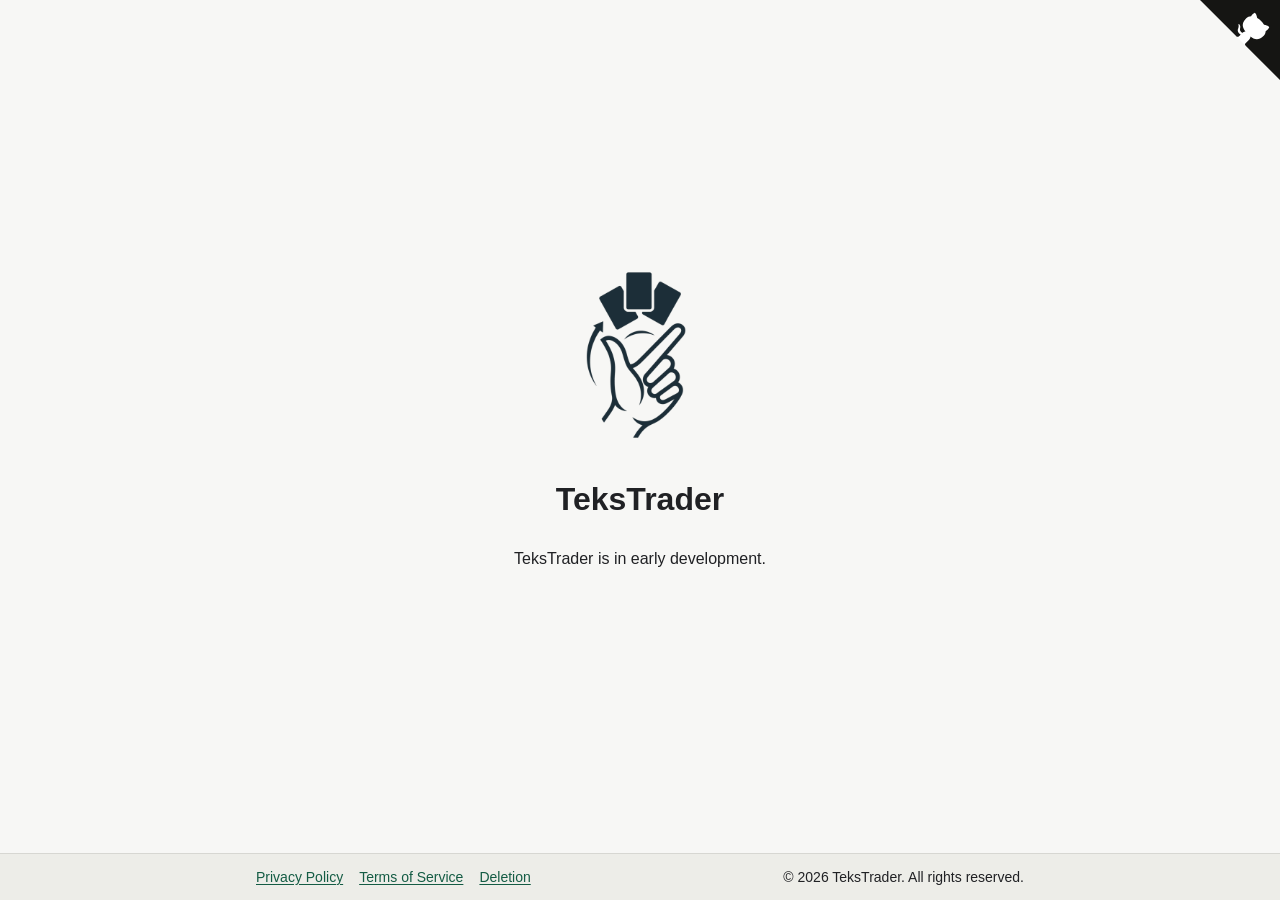
<file: docs/index.html>
<!doctype html>
<html lang="en">
<head>
  <meta charset="utf-8">
  <meta name="viewport" content="width=device-width, initial-scale=1">
  <title>TeksTrader</title>
  <link rel="stylesheet" href="assets/site.css">
</head>
<body>
  <a href="https://github.com/GaiusRed/TeksTrader" class="github-corner" aria-label="View source on GitHub">
    <svg viewBox="0 0 250 250" aria-hidden="true">
      <path d="M0,0 L115,115 L130,115 L142,142 L250,250 L250,0 Z"></path>
      <path class="octo-arm" fill="currentColor" d="M128.3,109.0 C113.8,99.7 119.0,89.6 119.0,89.6 C122.0,82.7 120.5,78.6 120.5,78.6 C119.2,72.0 123.4,76.3 123.4,76.3 C127.3,80.9 125.5,87.3 125.5,87.3 C122.9,97.6 130.6,101.9 134.4,103.2"></path>
      <path class="octo-body" fill="currentColor" d="M115.0,115.0 C114.9,115.1 118.7,116.5 119.8,115.4 L133.7,101.6 C136.9,99.2 139.9,98.4 142.2,98.6 C133.8,88.0 127.5,74.4 143.8,58.0 C148.5,53.4 154.0,51.2 159.7,51.0 C160.3,49.4 163.2,43.6 171.4,40.1 C171.4,40.1 176.1,42.5 178.8,56.2 C183.1,58.6 187.2,61.8 190.9,65.4 C194.5,69.0 197.7,73.2 200.1,77.6 C213.8,80.2 216.3,84.9 216.3,84.9 C212.7,93.1 206.9,96.0 205.4,96.6 C205.1,102.4 203.0,107.8 198.3,112.5 C181.9,128.9 168.3,122.5 157.7,114.1 C157.9,116.9 156.7,120.9 152.7,124.9 L141.0,136.5 C139.8,137.7 141.6,141.9 141.8,141.8 Z"></path>
    </svg>
  </a>
  <main class="home-content">
    <img src="assets/tekstrader-logo.png" alt="TeksTrader logo" width="180" height="180">
    <h1>TeksTrader</h1>
    <p>TeksTrader is in early development.</p>
  </main>
  <footer class="site-footer">
    <div class="site-footer__inner">
      <nav aria-label="Legal">
        <a href="privacy.html">Privacy Policy</a>
        <a href="terms.html">Terms of Service</a>
        <a href="data-deletion.html">Deletion</a>
      </nav>
      <p>&copy; 2026 TeksTrader. All rights reserved.</p>
    </div>
  </footer>
</body>
</html>
</file>
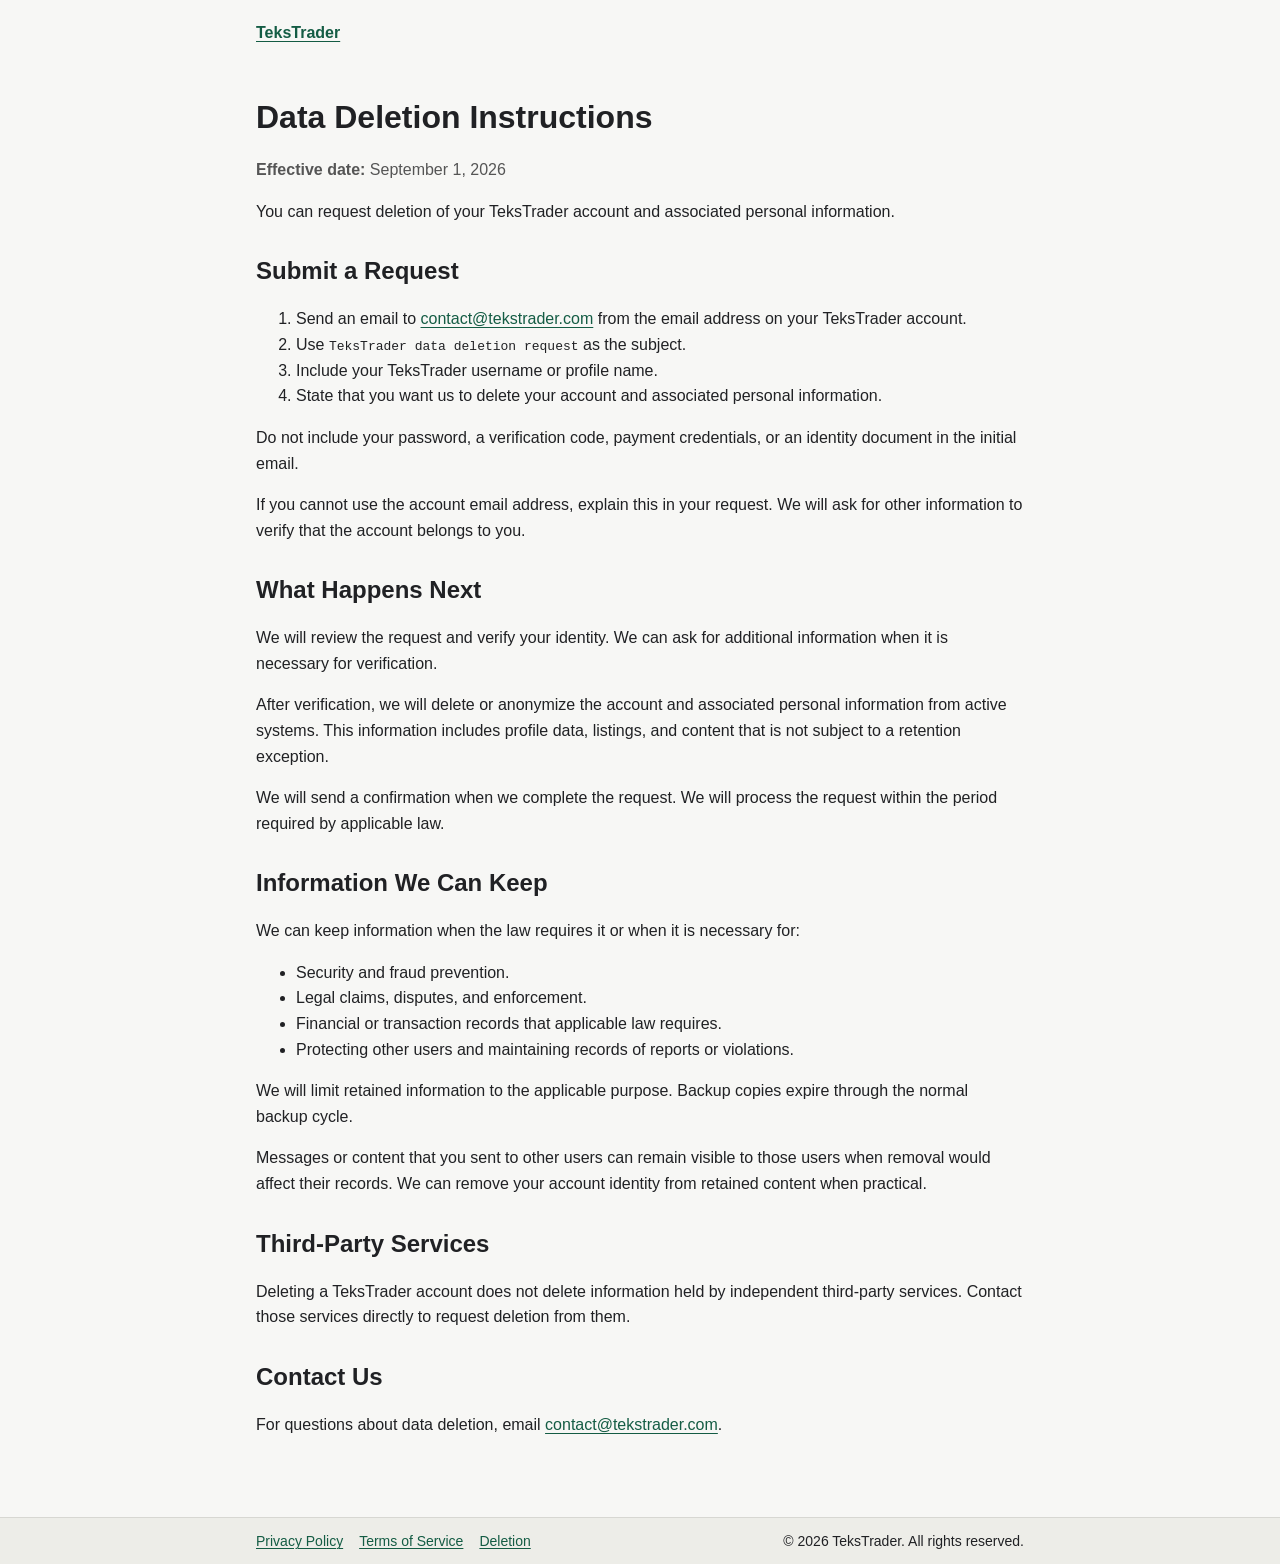
<file: docs/data-deletion.html>
<!doctype html>
<html lang="en">
<head>
  <meta charset="utf-8">
  <meta name="viewport" content="width=device-width, initial-scale=1">
  <title>Data Deletion Instructions | TeksTrader</title>
  <link rel="stylesheet" href="assets/site.css">
</head>
<body>
  <header class="site-header">
    <a class="site-name" href="index.html">TeksTrader</a>
  </header>
  <main class="legal-content">
    <h1>Data Deletion Instructions</h1>
    <p class="effective-date"><strong>Effective date:</strong> September 1, 2026</p>

    <p>You can request deletion of your TeksTrader account and associated personal information.</p>

    <h2>Submit a Request</h2>

    <ol>
      <li>Send an email to <a href="mailto:contact@tekstrader.com">contact@tekstrader.com</a> from the email address on your TeksTrader account.</li>
      <li>Use <code>TeksTrader data deletion request</code> as the subject.</li>
      <li>Include your TeksTrader username or profile name.</li>
      <li>State that you want us to delete your account and associated personal information.</li>
    </ol>

    <p>Do not include your password, a verification code, payment credentials, or an identity document in the initial email.</p>

    <p>If you cannot use the account email address, explain this in your request. We will ask for other information to verify that the account belongs to you.</p>

    <h2>What Happens Next</h2>

    <p>We will review the request and verify your identity. We can ask for additional information when it is necessary for verification.</p>

    <p>After verification, we will delete or anonymize the account and associated personal information from active systems. This information includes profile data, listings, and content that is not subject to a retention exception.</p>

    <p>We will send a confirmation when we complete the request. We will process the request within the period required by applicable law.</p>

    <h2>Information We Can Keep</h2>

    <p>We can keep information when the law requires it or when it is necessary for:</p>

    <ul>
      <li>Security and fraud prevention.</li>
      <li>Legal claims, disputes, and enforcement.</li>
      <li>Financial or transaction records that applicable law requires.</li>
      <li>Protecting other users and maintaining records of reports or violations.</li>
    </ul>

    <p>We will limit retained information to the applicable purpose. Backup copies expire through the normal backup cycle.</p>

    <p>Messages or content that you sent to other users can remain visible to those users when removal would affect their records. We can remove your account identity from retained content when practical.</p>

    <h2>Third-Party Services</h2>

    <p>Deleting a TeksTrader account does not delete information held by independent third-party services. Contact those services directly to request deletion from them.</p>

    <h2>Contact Us</h2>

    <p>For questions about data deletion, email <a href="mailto:contact@tekstrader.com">contact@tekstrader.com</a>.</p>
  </main>
  <footer class="site-footer">
    <div class="site-footer__inner">
      <nav aria-label="Legal">
        <a href="privacy.html">Privacy Policy</a>
        <a href="terms.html">Terms of Service</a>
        <a href="data-deletion.html">Deletion</a>
      </nav>
      <p>&copy; 2026 TeksTrader. All rights reserved.</p>
    </div>
  </footer>
</body>
</html>
</file>
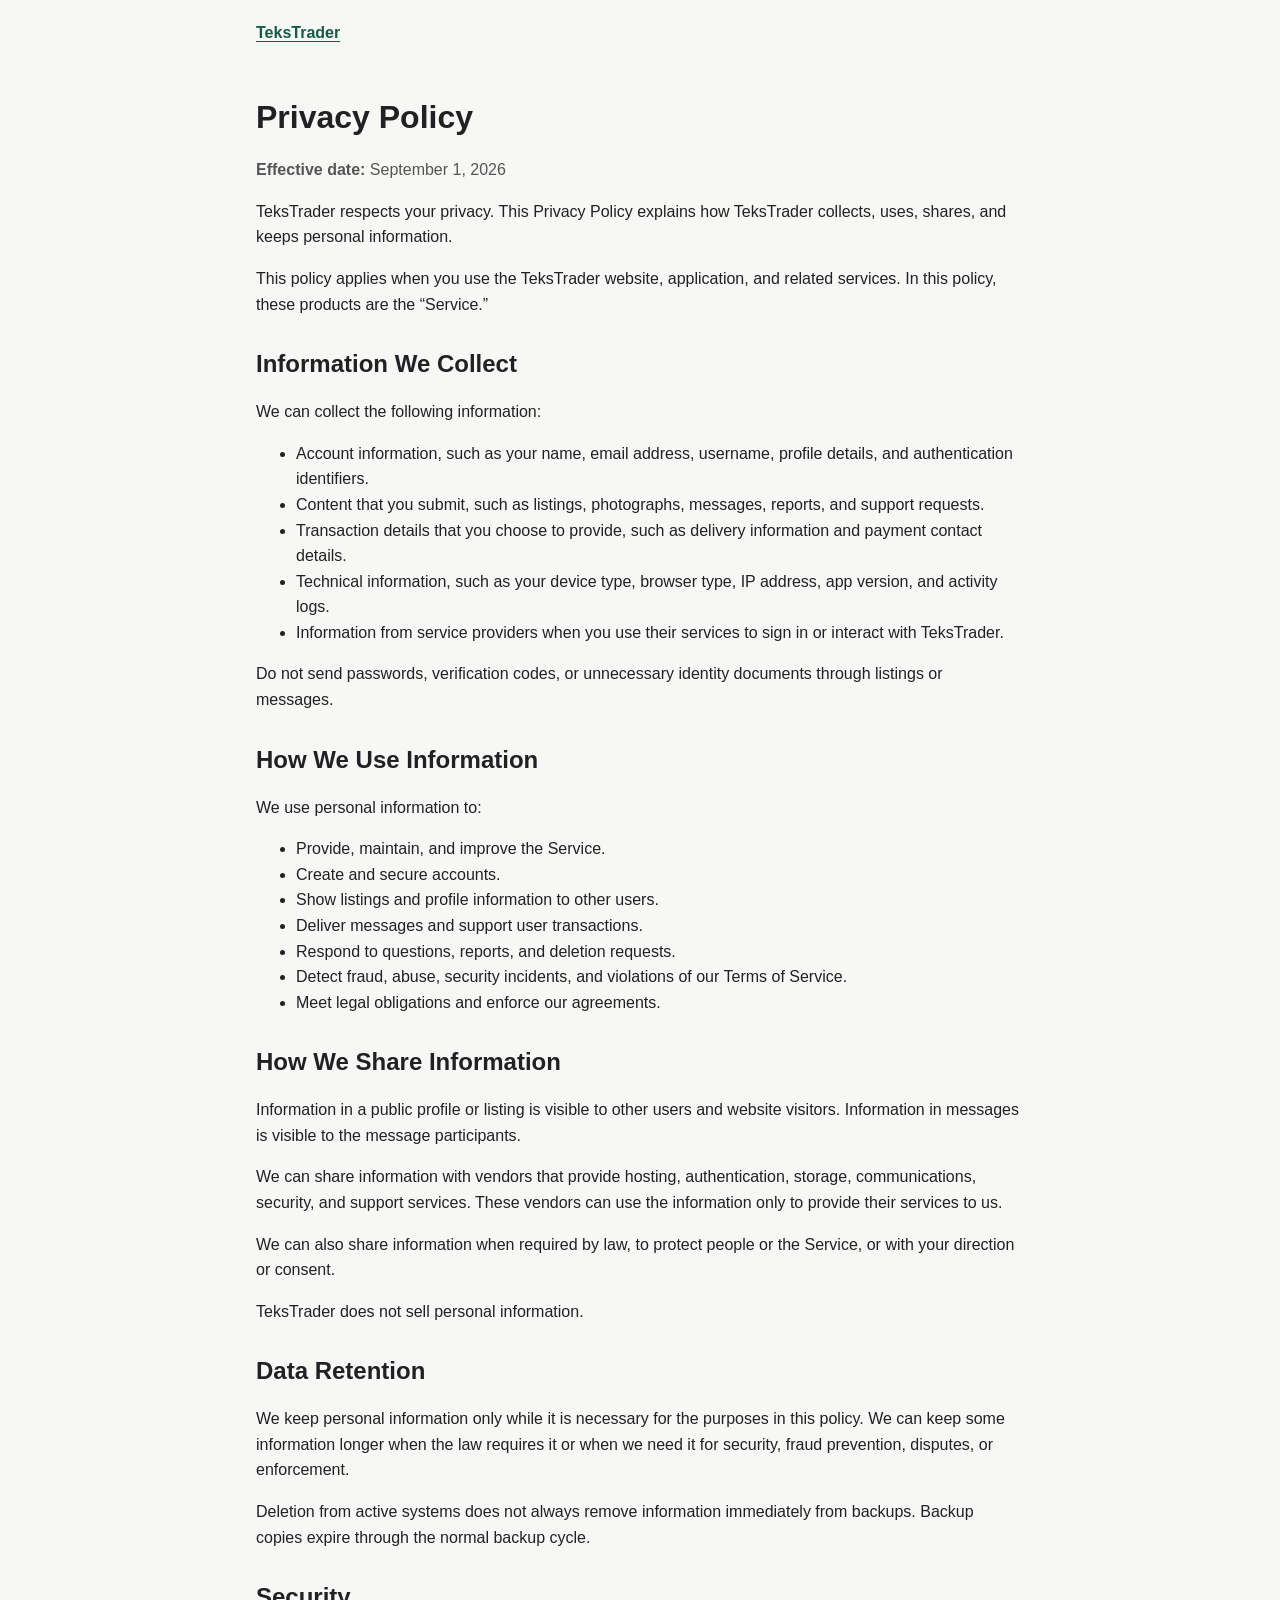
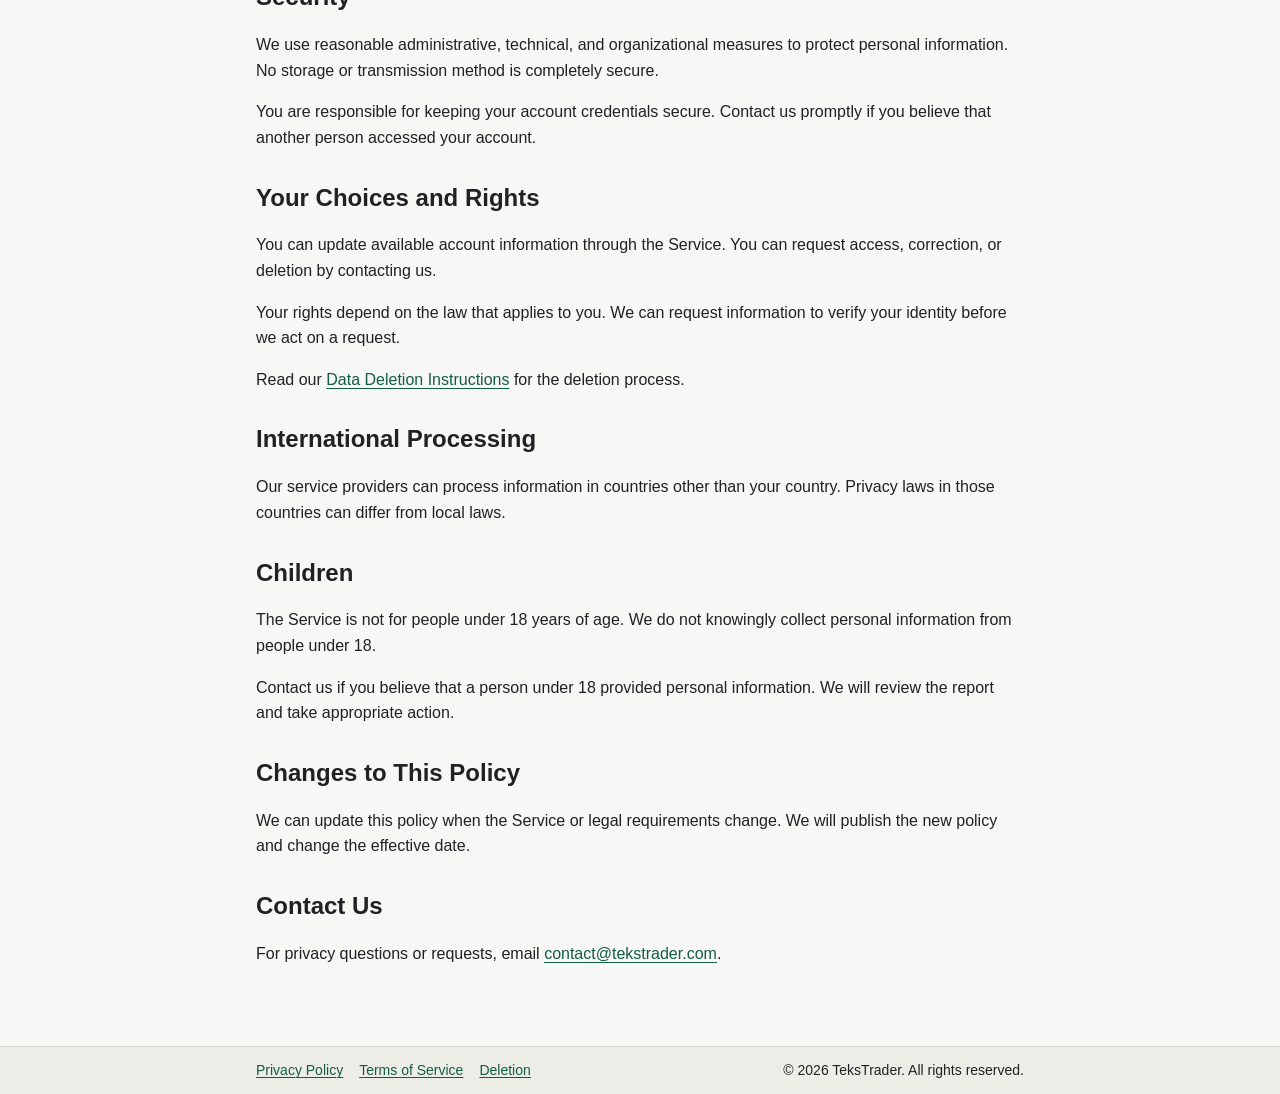
<file: docs/privacy.html>
<!doctype html>
<html lang="en">
<head>
  <meta charset="utf-8">
  <meta name="viewport" content="width=device-width, initial-scale=1">
  <title>Privacy Policy | TeksTrader</title>
  <link rel="stylesheet" href="assets/site.css">
</head>
<body>
  <header class="site-header">
    <a class="site-name" href="index.html">TeksTrader</a>
  </header>
  <main class="legal-content">
    <h1>Privacy Policy</h1>
    <p class="effective-date"><strong>Effective date:</strong> September 1, 2026</p>

    <p>TeksTrader respects your privacy. This Privacy Policy explains how TeksTrader collects, uses, shares, and keeps personal information.</p>

    <p>This policy applies when you use the TeksTrader website, application, and related services. In this policy, these products are the &ldquo;Service.&rdquo;</p>

    <h2>Information We Collect</h2>

    <p>We can collect the following information:</p>

    <ul>
      <li>Account information, such as your name, email address, username, profile details, and authentication identifiers.</li>
      <li>Content that you submit, such as listings, photographs, messages, reports, and support requests.</li>
      <li>Transaction details that you choose to provide, such as delivery information and payment contact details.</li>
      <li>Technical information, such as your device type, browser type, IP address, app version, and activity logs.</li>
      <li>Information from service providers when you use their services to sign in or interact with TeksTrader.</li>
    </ul>

    <p>Do not send passwords, verification codes, or unnecessary identity documents through listings or messages.</p>

    <h2>How We Use Information</h2>

    <p>We use personal information to:</p>

    <ul>
      <li>Provide, maintain, and improve the Service.</li>
      <li>Create and secure accounts.</li>
      <li>Show listings and profile information to other users.</li>
      <li>Deliver messages and support user transactions.</li>
      <li>Respond to questions, reports, and deletion requests.</li>
      <li>Detect fraud, abuse, security incidents, and violations of our Terms of Service.</li>
      <li>Meet legal obligations and enforce our agreements.</li>
    </ul>

    <h2>How We Share Information</h2>

    <p>Information in a public profile or listing is visible to other users and website visitors. Information in messages is visible to the message participants.</p>

    <p>We can share information with vendors that provide hosting, authentication, storage, communications, security, and support services. These vendors can use the information only to provide their services to us.</p>

    <p>We can also share information when required by law, to protect people or the Service, or with your direction or consent.</p>

    <p>TeksTrader does not sell personal information.</p>

    <h2>Data Retention</h2>

    <p>We keep personal information only while it is necessary for the purposes in this policy. We can keep some information longer when the law requires it or when we need it for security, fraud prevention, disputes, or enforcement.</p>

    <p>Deletion from active systems does not always remove information immediately from backups. Backup copies expire through the normal backup cycle.</p>

    <h2>Security</h2>

    <p>We use reasonable administrative, technical, and organizational measures to protect personal information. No storage or transmission method is completely secure.</p>

    <p>You are responsible for keeping your account credentials secure. Contact us promptly if you believe that another person accessed your account.</p>

    <h2>Your Choices and Rights</h2>

    <p>You can update available account information through the Service. You can request access, correction, or deletion by contacting us.</p>

    <p>Your rights depend on the law that applies to you. We can request information to verify your identity before we act on a request.</p>

    <p>Read our <a href="data-deletion.html">Data Deletion Instructions</a> for the deletion process.</p>

    <h2>International Processing</h2>

    <p>Our service providers can process information in countries other than your country. Privacy laws in those countries can differ from local laws.</p>

    <h2>Children</h2>

    <p>The Service is not for people under 18 years of age. We do not knowingly collect personal information from people under 18.</p>

    <p>Contact us if you believe that a person under 18 provided personal information. We will review the report and take appropriate action.</p>

    <h2>Changes to This Policy</h2>

    <p>We can update this policy when the Service or legal requirements change. We will publish the new policy and change the effective date.</p>

    <h2>Contact Us</h2>

    <p>For privacy questions or requests, email <a href="mailto:contact@tekstrader.com">contact@tekstrader.com</a>.</p>
  </main>
  <footer class="site-footer">
    <div class="site-footer__inner">
      <nav aria-label="Legal">
        <a href="privacy.html">Privacy Policy</a>
        <a href="terms.html">Terms of Service</a>
        <a href="data-deletion.html">Deletion</a>
      </nav>
      <p>&copy; 2026 TeksTrader. All rights reserved.</p>
    </div>
  </footer>
</body>
</html>
</file>
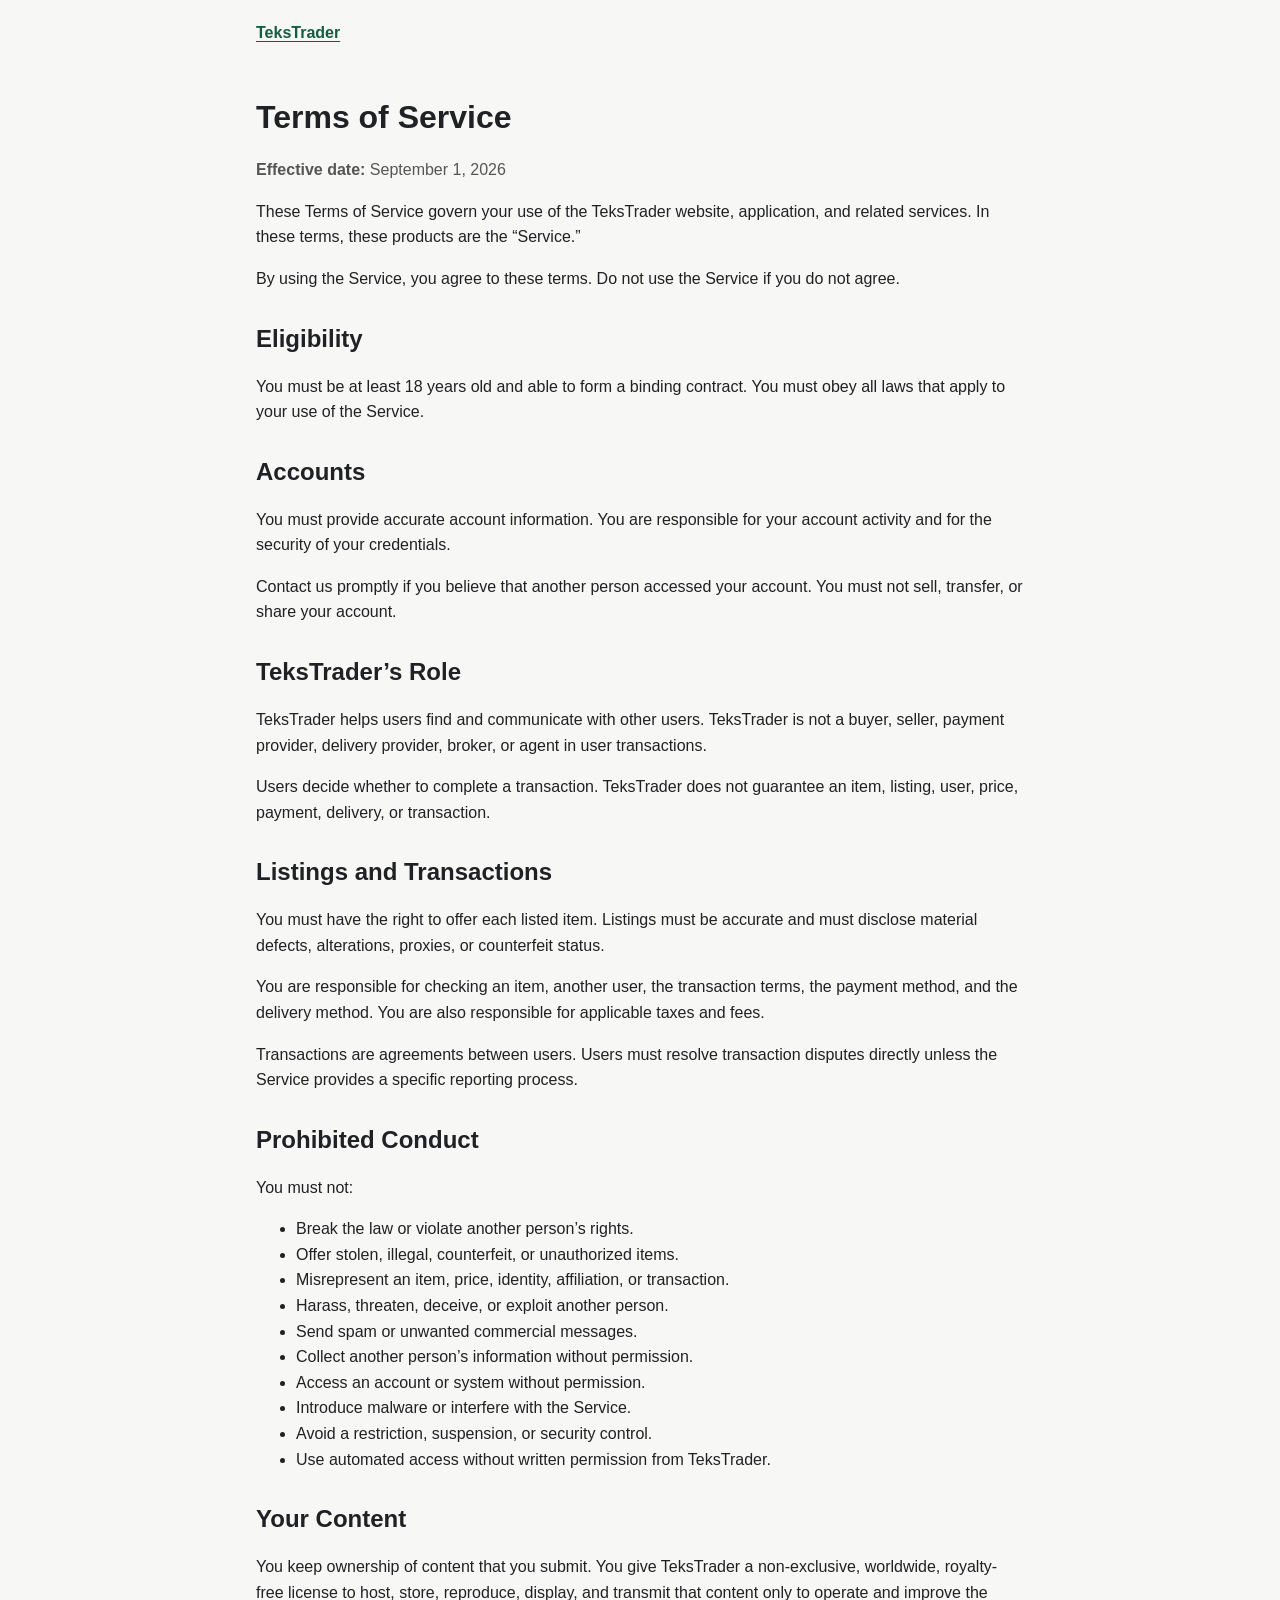
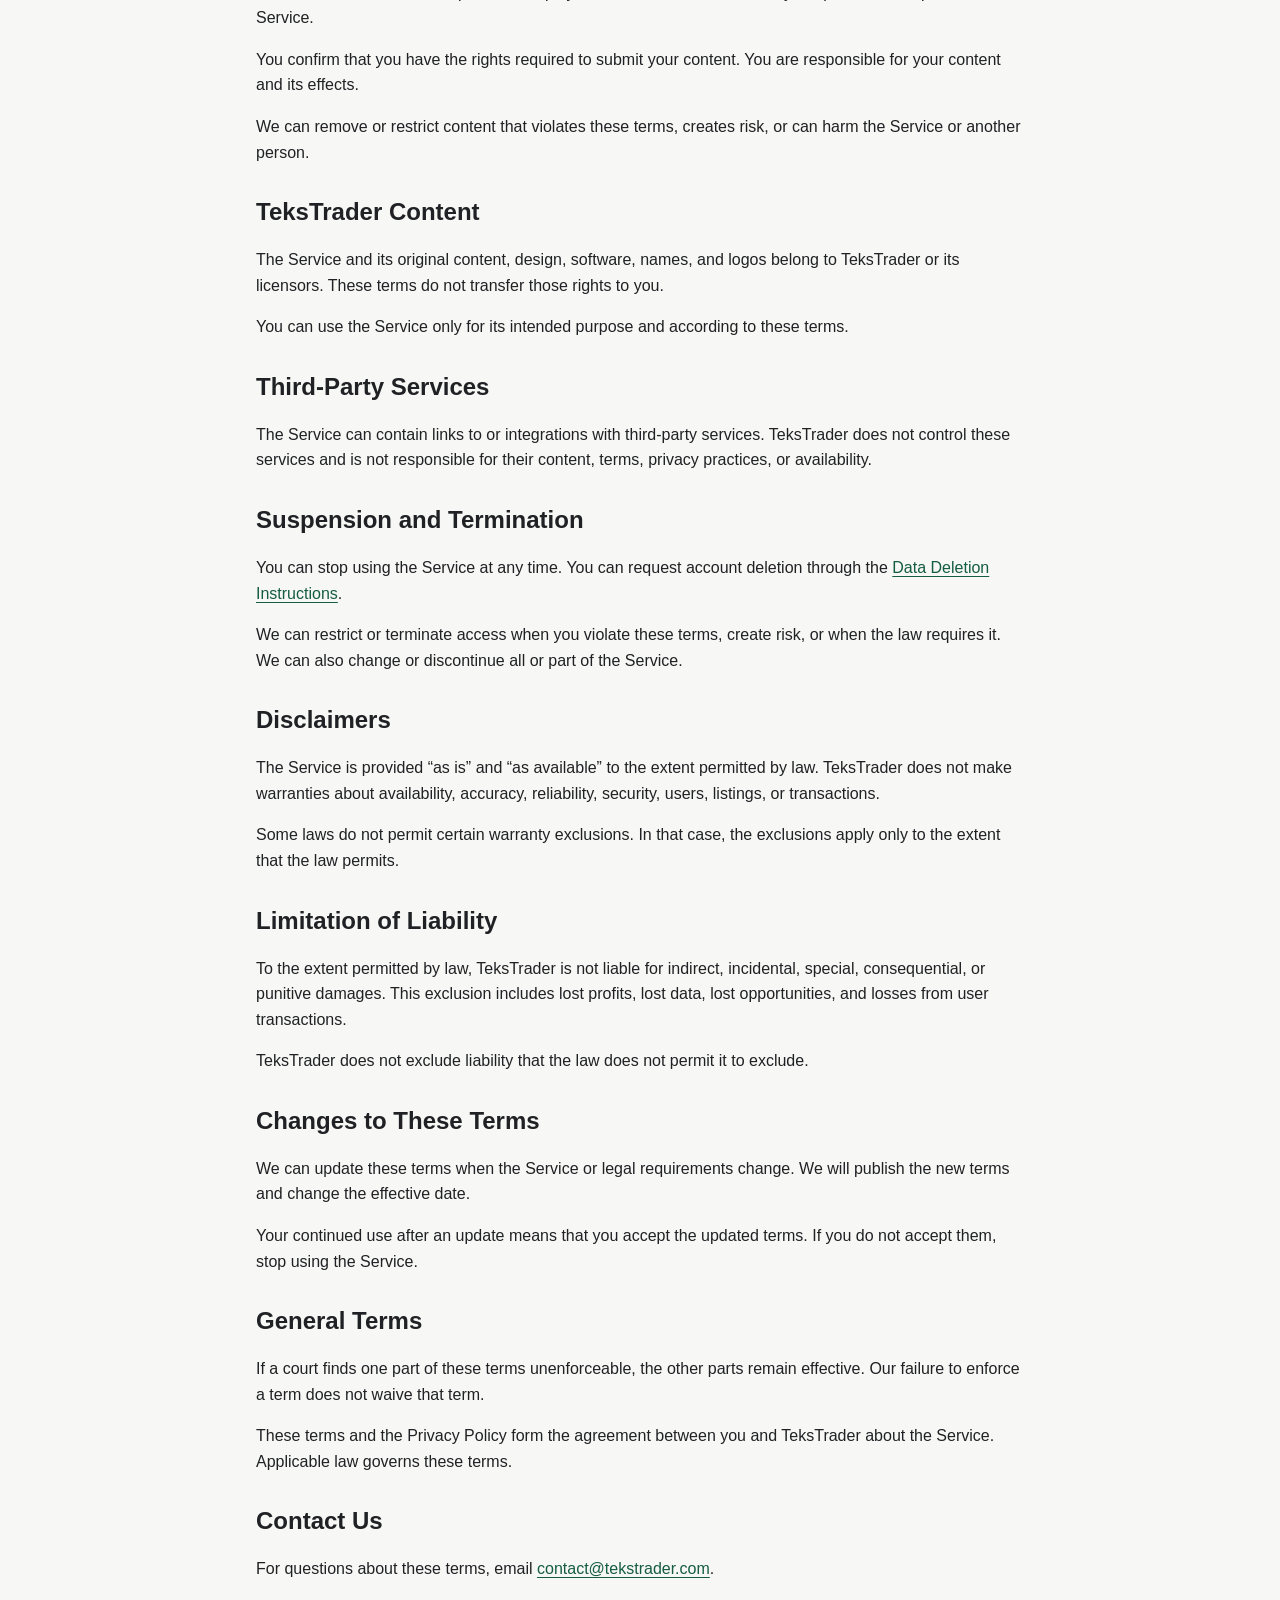
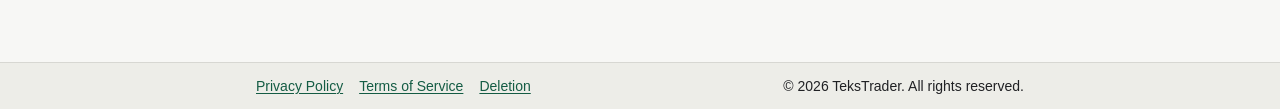
<file: docs/terms.html>
<!doctype html>
<html lang="en">
<head>
  <meta charset="utf-8">
  <meta name="viewport" content="width=device-width, initial-scale=1">
  <title>Terms of Service | TeksTrader</title>
  <link rel="stylesheet" href="assets/site.css">
</head>
<body>
  <header class="site-header">
    <a class="site-name" href="index.html">TeksTrader</a>
  </header>
  <main class="legal-content">
    <h1>Terms of Service</h1>
    <p class="effective-date"><strong>Effective date:</strong> September 1, 2026</p>

    <p>These Terms of Service govern your use of the TeksTrader website, application, and related services. In these terms, these products are the &ldquo;Service.&rdquo;</p>

    <p>By using the Service, you agree to these terms. Do not use the Service if you do not agree.</p>

    <h2>Eligibility</h2>

    <p>You must be at least 18 years old and able to form a binding contract. You must obey all laws that apply to your use of the Service.</p>

    <h2>Accounts</h2>

    <p>You must provide accurate account information. You are responsible for your account activity and for the security of your credentials.</p>

    <p>Contact us promptly if you believe that another person accessed your account. You must not sell, transfer, or share your account.</p>

    <h2>TeksTrader&rsquo;s Role</h2>

    <p>TeksTrader helps users find and communicate with other users. TeksTrader is not a buyer, seller, payment provider, delivery provider, broker, or agent in user transactions.</p>

    <p>Users decide whether to complete a transaction. TeksTrader does not guarantee an item, listing, user, price, payment, delivery, or transaction.</p>

    <h2>Listings and Transactions</h2>

    <p>You must have the right to offer each listed item. Listings must be accurate and must disclose material defects, alterations, proxies, or counterfeit status.</p>

    <p>You are responsible for checking an item, another user, the transaction terms, the payment method, and the delivery method. You are also responsible for applicable taxes and fees.</p>

    <p>Transactions are agreements between users. Users must resolve transaction disputes directly unless the Service provides a specific reporting process.</p>

    <h2>Prohibited Conduct</h2>

    <p>You must not:</p>

    <ul>
      <li>Break the law or violate another person&rsquo;s rights.</li>
      <li>Offer stolen, illegal, counterfeit, or unauthorized items.</li>
      <li>Misrepresent an item, price, identity, affiliation, or transaction.</li>
      <li>Harass, threaten, deceive, or exploit another person.</li>
      <li>Send spam or unwanted commercial messages.</li>
      <li>Collect another person&rsquo;s information without permission.</li>
      <li>Access an account or system without permission.</li>
      <li>Introduce malware or interfere with the Service.</li>
      <li>Avoid a restriction, suspension, or security control.</li>
      <li>Use automated access without written permission from TeksTrader.</li>
    </ul>

    <h2>Your Content</h2>

    <p>You keep ownership of content that you submit. You give TeksTrader a non-exclusive, worldwide, royalty-free license to host, store, reproduce, display, and transmit that content only to operate and improve the Service.</p>

    <p>You confirm that you have the rights required to submit your content. You are responsible for your content and its effects.</p>

    <p>We can remove or restrict content that violates these terms, creates risk, or can harm the Service or another person.</p>

    <h2>TeksTrader Content</h2>

    <p>The Service and its original content, design, software, names, and logos belong to TeksTrader or its licensors. These terms do not transfer those rights to you.</p>

    <p>You can use the Service only for its intended purpose and according to these terms.</p>

    <h2>Third-Party Services</h2>

    <p>The Service can contain links to or integrations with third-party services. TeksTrader does not control these services and is not responsible for their content, terms, privacy practices, or availability.</p>

    <h2>Suspension and Termination</h2>

    <p>You can stop using the Service at any time. You can request account deletion through the <a href="data-deletion.html">Data Deletion Instructions</a>.</p>

    <p>We can restrict or terminate access when you violate these terms, create risk, or when the law requires it. We can also change or discontinue all or part of the Service.</p>

    <h2>Disclaimers</h2>

    <p>The Service is provided &ldquo;as is&rdquo; and &ldquo;as available&rdquo; to the extent permitted by law. TeksTrader does not make warranties about availability, accuracy, reliability, security, users, listings, or transactions.</p>

    <p>Some laws do not permit certain warranty exclusions. In that case, the exclusions apply only to the extent that the law permits.</p>

    <h2>Limitation of Liability</h2>

    <p>To the extent permitted by law, TeksTrader is not liable for indirect, incidental, special, consequential, or punitive damages. This exclusion includes lost profits, lost data, lost opportunities, and losses from user transactions.</p>

    <p>TeksTrader does not exclude liability that the law does not permit it to exclude.</p>

    <h2>Changes to These Terms</h2>

    <p>We can update these terms when the Service or legal requirements change. We will publish the new terms and change the effective date.</p>

    <p>Your continued use after an update means that you accept the updated terms. If you do not accept them, stop using the Service.</p>

    <h2>General Terms</h2>

    <p>If a court finds one part of these terms unenforceable, the other parts remain effective. Our failure to enforce a term does not waive that term.</p>

    <p>These terms and the Privacy Policy form the agreement between you and TeksTrader about the Service. Applicable law governs these terms.</p>

    <h2>Contact Us</h2>

    <p>For questions about these terms, email <a href="mailto:contact@tekstrader.com">contact@tekstrader.com</a>.</p>
  </main>
  <footer class="site-footer">
    <div class="site-footer__inner">
      <nav aria-label="Legal">
        <a href="privacy.html">Privacy Policy</a>
        <a href="terms.html">Terms of Service</a>
        <a href="data-deletion.html">Deletion</a>
      </nav>
      <p>&copy; 2026 TeksTrader. All rights reserved.</p>
    </div>
  </footer>
</body>
</html>
</file>
<file: docs/assets/site.css>
:root {
  color-scheme: light;
  font-family: "Segoe UI", Helvetica, sans-serif;
  line-height: 1.6;
  color: #202124;
  background: #f7f7f5;
}

* {
  box-sizing: border-box;
}

body {
  min-height: 100vh;
  margin: 0;
  display: grid;
  grid-template-columns: minmax(0, 1fr);
  grid-template-rows: auto 1fr auto;
}

a {
  color: #145c44;
  text-decoration-thickness: 0.08em;
  text-underline-offset: 0.16em;
}

a:focus-visible {
  outline: 3px solid #b64b2a;
  outline-offset: 3px;
}

.site-header,
.legal-content,
.site-footer__inner {
  width: min(100% - 2rem, 48rem);
  margin-inline: auto;
}

.site-header {
  grid-row: 1;
  padding-block: 1.25rem 0;
}

.site-name {
  font-weight: 700;
}

.home-content {
  grid-row: 2;
  align-self: center;
  text-align: center;
  padding: 3rem 1rem;
}

.legal-content {
  grid-row: 2;
  padding-block: 2rem 4rem;
  overflow-wrap: anywhere;
}

.legal-content h1 {
  line-height: 1.15;
}

.legal-content h2 {
  margin-top: 2rem;
  line-height: 1.25;
}

.effective-date {
  color: #555;
}

.site-footer {
  grid-row: 3;
  border-top: 1px solid #d7d7d2;
  background: #edede8;
}

.site-footer__inner {
  display: flex;
  justify-content: space-between;
  gap: 1rem 2rem;
  padding-block: 0.75rem;
  font-size: 0.875rem;
}

.site-footer nav {
  display: flex;
  flex-wrap: wrap;
  gap: 0.5rem 1rem;
}

.site-footer p {
  margin: 0;
}

.github-corner {
  position: fixed;
  top: 0;
  right: 0;
  color: #fff;
}

.github-corner svg {
  display: block;
  width: 80px;
  height: 80px;
  fill: #151513;
}

.octo-arm {
  transform-origin: 130px 106px;
}

.github-corner:hover .octo-arm {
  animation: octocat-wave 560ms ease-in-out;
}

@keyframes octocat-wave {
  0%, 100% { transform: rotate(0); }
  20%, 60% { transform: rotate(-25deg); }
  40%, 80% { transform: rotate(10deg); }
}

@media (max-width: 40rem) {
  .home-content h1 {
    font-size: 1.5em;
  }

  .legal-content h2 {
    font-size: 1.25em;
  }

  .site-footer__inner {
    flex-direction: column;
  }
}

@media (prefers-reduced-motion: reduce) {
  .github-corner:hover .octo-arm {
    animation: none;
  }
}
</file>
